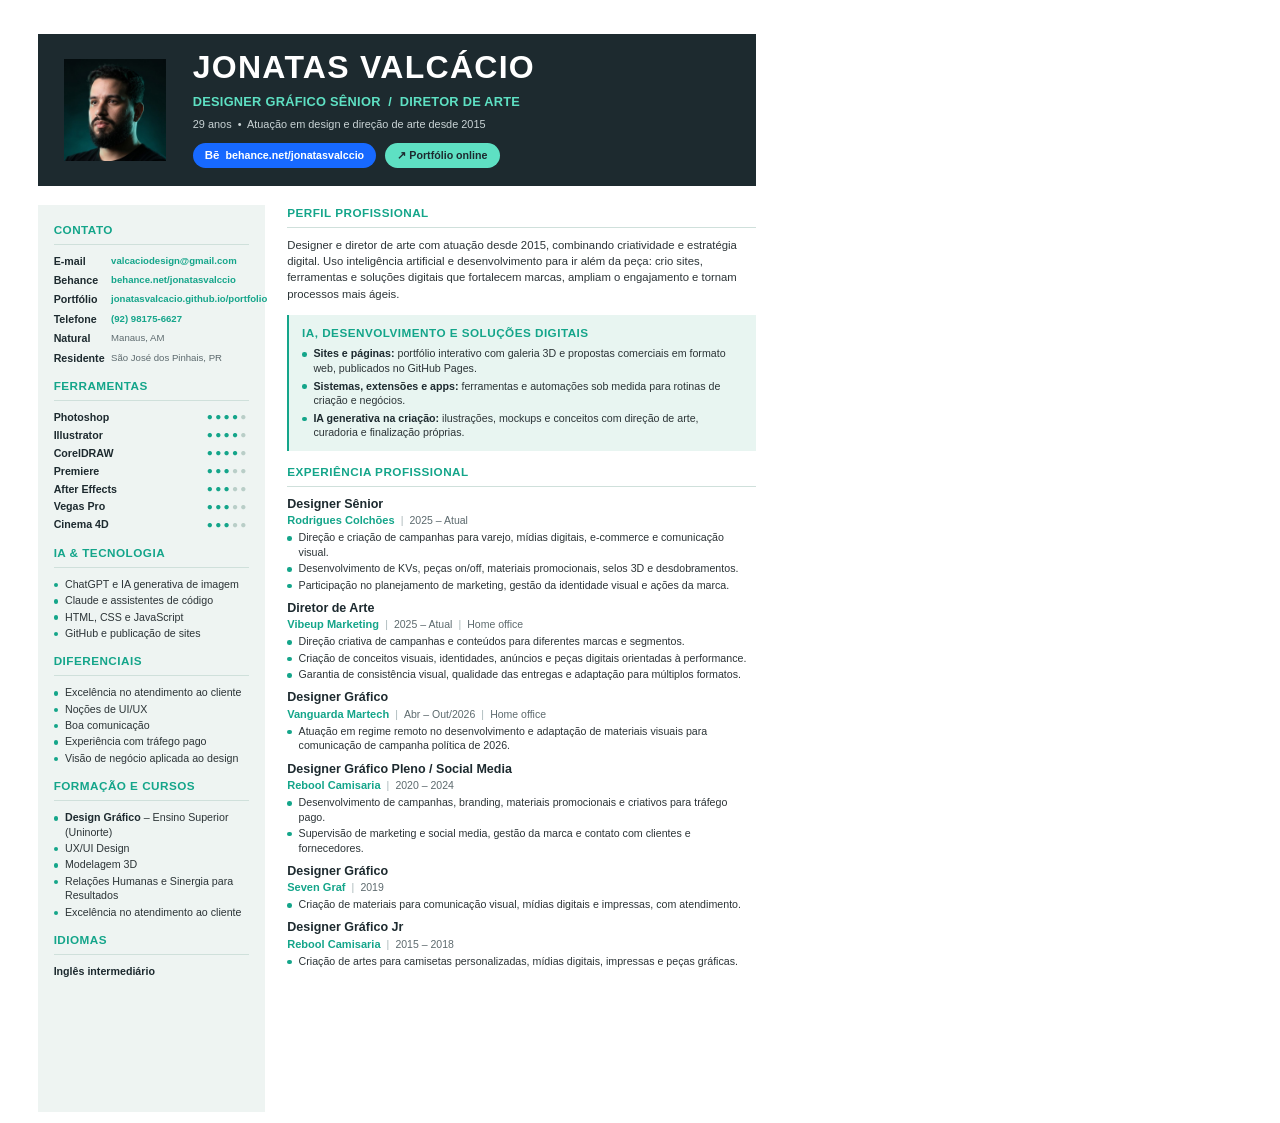
<file: curriculo/curriculo.html>
<!DOCTYPE html>
<html lang="pt-BR">
<head>
<meta charset="utf-8">
<title>Currículo — Jonatas Valcácio</title>
<!-- Fonte do currículo. Para gerar o PDF: node curriculo/gerar-pdf.js -->
<style>
@page{size:A4;margin:0}
:root{--ink:#1d2a2f;--txt:#2c3437;--muted:#5d6a6e;--accent:#14a58a;--accent-soft:#e8f5f1;--side:#eef4f2;--line:#cfe0db}
*{box-sizing:border-box}
html,body{margin:0;padding:0}
body{width:210mm;height:297mm;font-family:Inter,"Inter Display",Arial,sans-serif;color:var(--txt);font-size:8pt;line-height:1.36;-webkit-print-color-adjust:exact;print-color-adjust:exact}
a{color:inherit;text-decoration:none}
.page{position:relative;width:210mm;height:297mm;padding:9mm 10mm 7mm;overflow:hidden}
.head{display:flex;align-items:center;gap:7mm;background:var(--ink);color:#fff;padding:4.6mm 7mm;margin:0 0 5mm}
.head img{width:27mm;height:27mm;object-fit:cover;flex:none}
.head h1{margin:0;font-size:24pt;font-weight:800;letter-spacing:.04em;line-height:1}
.head .role{margin:2.6mm 0 1.6mm;color:#5ee0c3;font-weight:700;font-size:9.6pt;letter-spacing:.02em}
.head .meta{margin:0;color:#c9d3d5;font-size:8.2pt}
.links{display:flex;gap:2.4mm;margin-top:3mm}
.links a{display:inline-flex;align-items:center;gap:1.6mm;padding:1.3mm 3.2mm;border-radius:99px;font-size:8pt;font-weight:700}
.links .be{background:#1769ff;color:#fff}
.links .pf{background:#5ee0c3;color:var(--ink)}
.links .be b{font-weight:800;font-size:8.6pt}
.cols{display:grid;grid-template-columns:60mm 1fr;gap:6mm}
.side{background:var(--side);padding:4.5mm 4.2mm;min-height:calc(297mm - 9mm - 7mm - 36mm - 5mm)}
h2{margin:0 0 2.4mm;padding-bottom:1.6mm;border-bottom:1px solid var(--line);color:var(--accent);font-size:8.8pt;font-weight:800;letter-spacing:.04em;text-transform:uppercase}
section{margin-bottom:3.4mm}
.kv{display:grid;gap:1.3mm;margin:0}
.kv div{display:grid;grid-template-columns:14mm 1fr;gap:1.2mm}
.kv dt{font-weight:700;color:var(--ink)}
.kv dd{margin:0;color:var(--muted);font-size:7.2pt;white-space:nowrap}
.kv dd a{color:var(--accent);font-weight:600}
.tool{display:flex;justify-content:space-between;align-items:center;margin-bottom:.9mm}
.tool b{color:var(--ink);font-weight:700}
.dots{letter-spacing:.6mm;color:var(--accent);font-size:7.6pt;white-space:nowrap}
.dots i{font-style:normal;color:#b9cec8}
ul{margin:0;padding:0;list-style:none}
.side li,.list li{position:relative;padding-left:3mm;margin-bottom:.5mm}
.side li::before,.list li::before{content:"";position:absolute;left:0;top:1.55mm;width:1.2mm;height:1.2mm;border-radius:50%;background:var(--accent)}
.lead{margin:0;font-size:8.5pt;line-height:1.45}
.job{margin-bottom:2mm}
.job h3{margin:0;font-size:9.4pt;color:var(--ink);font-weight:700}
.job .where{margin:.1mm 0 .6mm;color:var(--muted);font-size:7.9pt}
.job .where b{color:var(--accent);font-weight:700;font-size:8.3pt}
.job .where span::before{content:"|";margin:0 1.6mm;color:#a9b7b9}
.tech{background:var(--accent-soft);border-left:2.4px solid var(--accent);padding:2.6mm 3.4mm 2mm;margin-bottom:3.4mm}
.tech h2{border:0;padding:0;margin-bottom:1.4mm}
.tech p{margin:0 0 1.8mm}
.tech .list li{margin-bottom:.9mm}
.tech .list b{color:var(--ink)}
.foot{position:absolute;left:11mm;right:11mm;bottom:6mm;display:flex;justify-content:flex-end;color:var(--muted);font-size:7.2pt}
.foot a{color:var(--accent);font-weight:600}
</style>
</head>
<body>
<div class="page">
  <header class="head">
    <img src="foto.jpg" alt="">
    <div>
      <h1>JONATAS VALCÁCIO</h1>
      <p class="role">DESIGNER GRÁFICO SÊNIOR &nbsp;/&nbsp; DIRETOR DE ARTE</p>
      <p class="meta">29 anos &nbsp;•&nbsp; Atuação em design e direção de arte desde 2015</p>
      <div class="links">
        <a class="be" href="https://www.behance.net/jonatasvalccio"><b>Bē</b> behance.net/jonatasvalccio</a>
        <a class="pf" href="https://jonatasvalcacio.github.io/portfolio/">↗ Portfólio online</a>
      </div>
    </div>
  </header>

  <div class="cols">
    <aside class="side">
      <section>
        <h2>Contato</h2>
        <dl class="kv">
          <div><dt>E-mail</dt><dd><a href="mailto:valcaciodesign@gmail.com">valcaciodesign@gmail.com</a></dd></div>
          <div><dt>Behance</dt><dd><a href="https://www.behance.net/jonatasvalccio">behance.net/jonatasvalccio</a></dd></div>
          <div><dt>Portfólio</dt><dd><a href="https://jonatasvalcacio.github.io/portfolio/">jonatasvalcacio.github.io/portfolio</a></dd></div>
          <div><dt>Telefone</dt><dd><a href="https://wa.me/5592981756627">(92) 98175-6627</a></dd></div>
          <div><dt>Natural</dt><dd>Manaus, AM</dd></div>
          <div><dt>Residente</dt><dd>São José dos Pinhais, PR</dd></div>
        </dl>
      </section>

      <section>
        <h2>Ferramentas</h2>
        <div class="tool"><b>Photoshop</b><span class="dots">●●●●<i>●</i></span></div>
        <div class="tool"><b>Illustrator</b><span class="dots">●●●●<i>●</i></span></div>
        <div class="tool"><b>CorelDRAW</b><span class="dots">●●●●<i>●</i></span></div>
        <div class="tool"><b>Premiere</b><span class="dots">●●●<i>●●</i></span></div>
        <div class="tool"><b>After Effects</b><span class="dots">●●●<i>●●</i></span></div>
        <div class="tool"><b>Vegas Pro</b><span class="dots">●●●<i>●●</i></span></div>
        <div class="tool"><b>Cinema 4D</b><span class="dots">●●●<i>●●</i></span></div>
      </section>

      <section>
        <h2>IA &amp; Tecnologia</h2>
        <ul>
          <li>ChatGPT e IA generativa de imagem</li>
          <li>Claude e assistentes de código</li>
          <li>HTML, CSS e JavaScript</li>
          <li>GitHub e publicação de sites</li>
        </ul>
      </section>

      <section>
        <h2>Diferenciais</h2>
        <ul>
          <li>Excelência no atendimento ao cliente</li>
          <li>Noções de UI/UX</li>
          <li>Boa comunicação</li>
          <li>Experiência com tráfego pago</li>
          <li>Visão de negócio aplicada ao design</li>
        </ul>
      </section>

      <section>
        <h2>Formação e cursos</h2>
        <ul><li><b style="color:var(--ink)">Design Gráfico</b> – Ensino Superior (Uninorte)</li><li>UX/UI Design</li><li>Modelagem 3D</li><li>Relações Humanas e Sinergia para Resultados</li><li>Excelência no atendimento ao cliente</li></ul>
      </section>

      <section>
        <h2>Idiomas</h2>
        <p style="margin:0"><b style="color:var(--ink)">Inglês intermediário</b></p>
      </section>
    </aside>

    <main>
      <section>
        <h2>Perfil profissional</h2>
        <p class="lead">Designer e diretor de arte com atuação desde 2015, combinando criatividade e estratégia digital. Uso inteligência artificial e desenvolvimento para ir além da peça: crio sites, ferramentas e soluções digitais que fortalecem marcas, ampliam o engajamento e tornam processos mais ágeis.</p>
      </section>

      <div class="tech">
        <h2>IA, desenvolvimento e soluções digitais</h2>
        <ul class="list">
          <li><b>Sites e páginas:</b> portfólio interativo com galeria 3D e propostas comerciais em formato web, publicados no GitHub Pages.</li>
          <li><b>Sistemas, extensões e apps:</b> ferramentas e automações sob medida para rotinas de criação e negócios.</li>
          <li><b>IA generativa na criação:</b> ilustrações, mockups e conceitos com direção de arte, curadoria e finalização próprias.</li>
        </ul>
      </div>

      <section>
        <h2>Experiência profissional</h2>
        <div class="job"><h3>Designer Sênior</h3><p class="where"><b>Rodrigues Colchões</b><span>2025 – Atual</span></p>
          <ul class="list"><li>Direção e criação de campanhas para varejo, mídias digitais, e-commerce e comunicação visual.</li><li>Desenvolvimento de KVs, peças on/off, materiais promocionais, selos 3D e desdobramentos.</li><li>Participação no planejamento de marketing, gestão da identidade visual e ações da marca.</li></ul></div>
        <div class="job"><h3>Diretor de Arte</h3><p class="where"><b>Vibeup Marketing</b><span>2025 – Atual</span><span>Home office</span></p>
          <ul class="list"><li>Direção criativa de campanhas e conteúdos para diferentes marcas e segmentos.</li><li>Criação de conceitos visuais, identidades, anúncios e peças digitais orientadas à performance.</li><li>Garantia de consistência visual, qualidade das entregas e adaptação para múltiplos formatos.</li></ul></div>
        <div class="job"><h3>Designer Gráfico</h3><p class="where"><b>Vanguarda Martech</b><span>Abr – Out/2026</span><span>Home office</span></p>
          <ul class="list"><li>Atuação em regime remoto no desenvolvimento e adaptação de materiais visuais para comunicação de campanha política de 2026.</li></ul></div>
        <div class="job"><h3>Designer Gráfico Pleno / Social Media</h3><p class="where"><b>Rebool Camisaria</b><span>2020 – 2024</span></p>
          <ul class="list"><li>Desenvolvimento de campanhas, branding, materiais promocionais e criativos para tráfego pago.</li><li>Supervisão de marketing e social media, gestão da marca e contato com clientes e fornecedores.</li></ul></div>
        <div class="job"><h3>Designer Gráfico</h3><p class="where"><b>Seven Graf</b><span>2019</span></p>
          <ul class="list"><li>Criação de materiais para comunicação visual, mídias digitais e impressas, com atendimento.</li></ul></div>
        <div class="job"><h3>Designer Gráfico Jr</h3><p class="where"><b>Rebool Camisaria</b><span>2015 – 2018</span></p>
          <ul class="list"><li>Criação de artes para camisetas personalizadas, mídias digitais, impressas e peças gráficas.</li></ul></div>
      </section>

    </main>
  </div>
</div>
</body>
</html>
</file>
